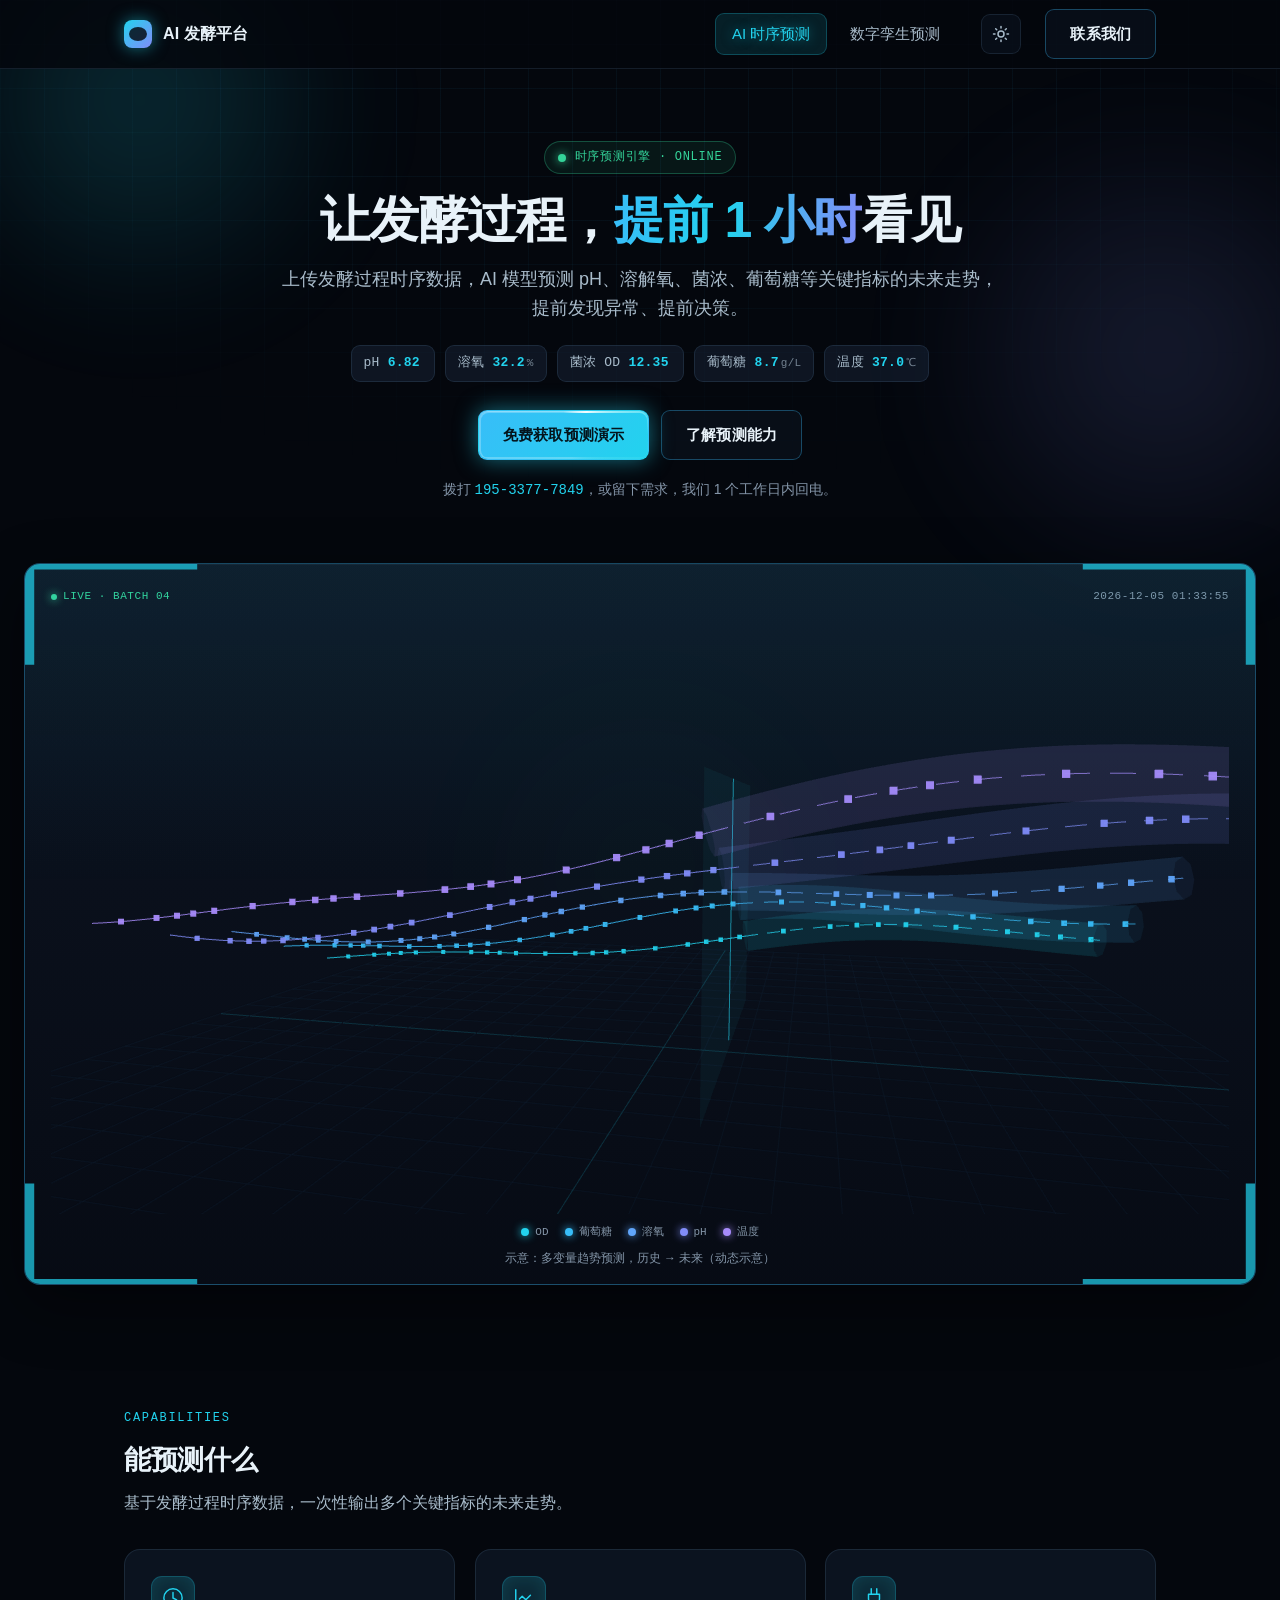
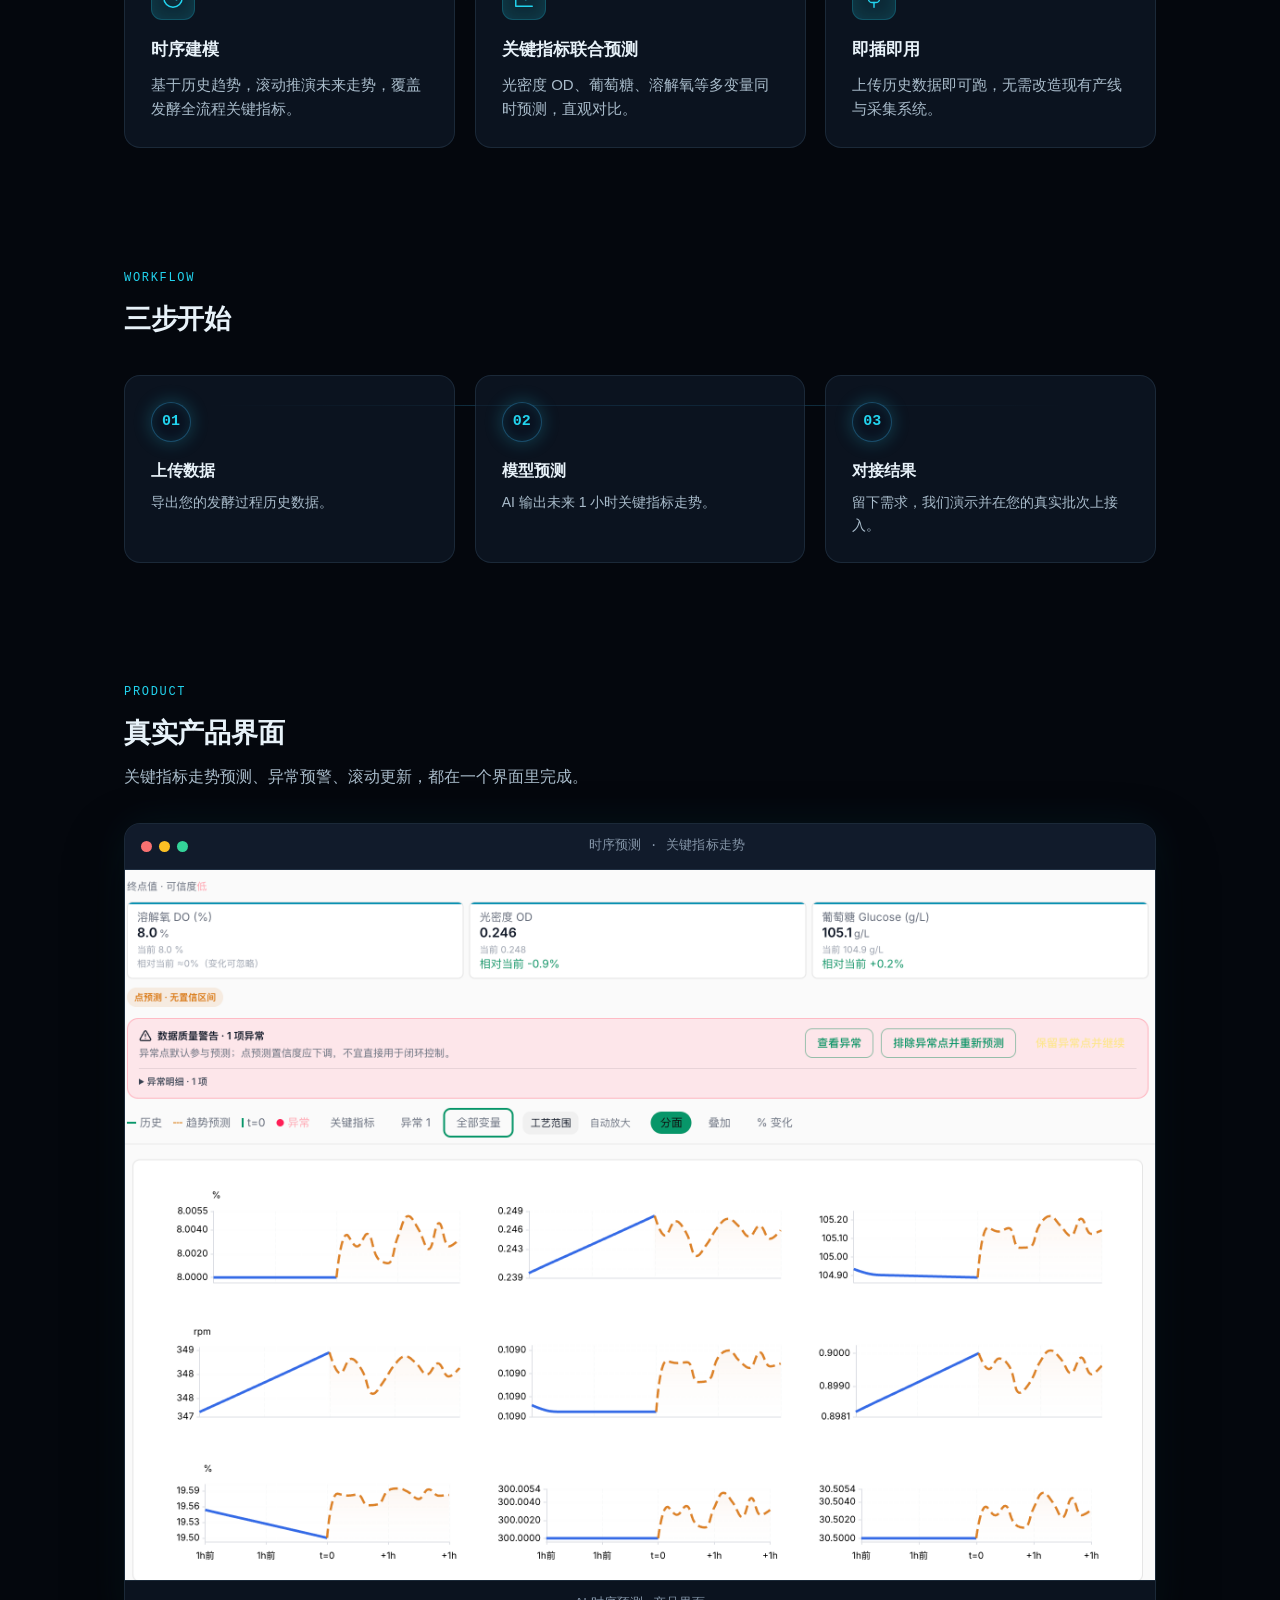
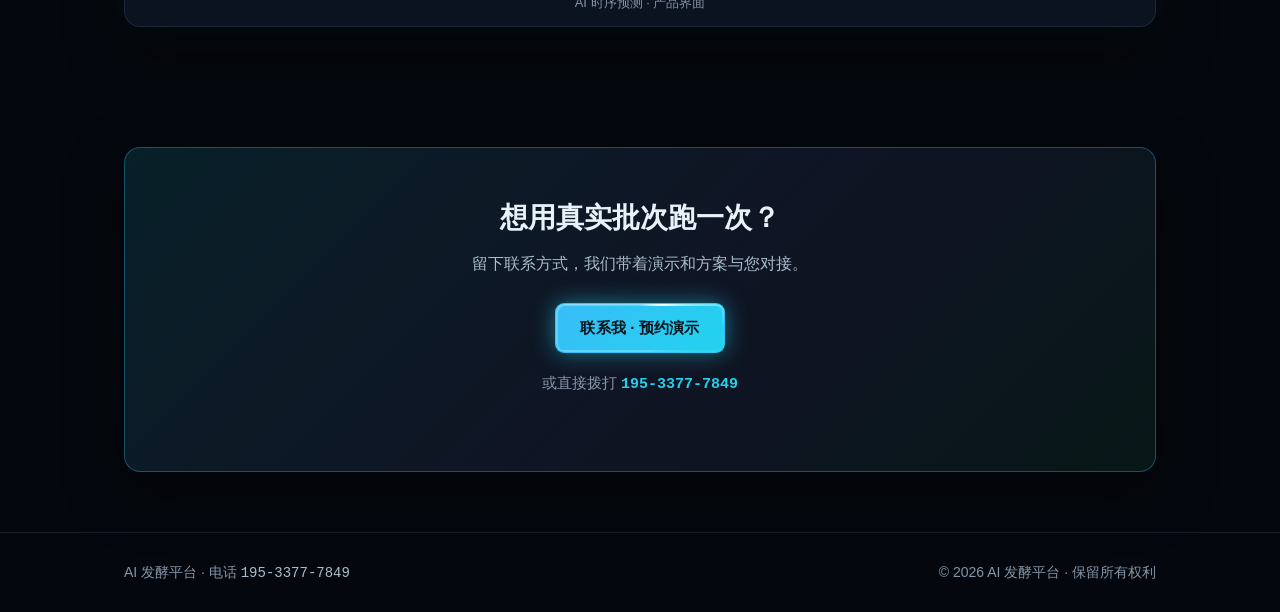
<file: index.html>
<!doctype html>
<html lang="zh-CN" data-theme="dark">
<head>
  <meta charset="utf-8" />
  <meta name="viewport" content="width=device-width, initial-scale=1" />
  <script>
    (function () {
      try {
        var t = localStorage.getItem("theme") || "dark";
        document.documentElement.setAttribute("data-theme", t);
      } catch (e) {}
    })();
  </script>
  <title>AI 时序预测 · AI 发酵平台</title>
  <meta name="description" content="AI 发酵平台 —— 数据驱动的发酵过程时序预测，提前 1 小时看见关键指标走势。" />
  <link rel="icon" type="image/png" sizes="32x32" href="favicon.png" />
  <link rel="icon" type="image/png" sizes="16x16" href="favicon-16.png" />
  <link rel="apple-touch-icon" href="apple-touch-icon.png" />
  <!-- 部署后请把 your-domain.com 替换为真实域名（og:image / og:url 需绝对地址才生效） -->
  <meta property="og:type" content="website" />
  <meta property="og:site_name" content="AI 发酵平台" />
  <meta property="og:title" content="AI 时序预测 · AI 发酵平台" />
  <meta property="og:description" content="数据驱动的发酵过程时序预测，提前看见关键指标走势。" />
  <meta property="og:image" content="https://your-domain.com/og-index.png" />
  <meta property="og:url" content="https://your-domain.com/index.html" />
  <meta name="twitter:card" content="summary_large_image" />
  <meta name="twitter:title" content="AI 时序预测 · AI 发酵平台" />
  <meta name="twitter:description" content="数据驱动的发酵过程时序预测，提前看见关键指标走势。" />
  <meta name="twitter:image" content="https://your-domain.com/og-index.png" />
  <link rel="stylesheet" href="styles.css" />
</head>
<body>
  <div class="bg" aria-hidden="true">
    <div class="bg-orb bg-orb-a"></div>
    <div class="bg-orb bg-orb-b"></div>
    <div class="bg-orb bg-orb-c"></div>
    <div class="bg-grid"></div>
    <div class="bg-scan"></div>
  </div>

  <header class="site-header">
    <div class="container header-inner">
      <a class="brand" href="index.html">
        <span class="brand-mark" aria-hidden="true"></span>
        <span class="js-brand">AI 发酵平台</span>
      </a>
      <nav class="site-nav" id="siteNav" aria-label="主导航">
        <a class="nav-link is-active" href="index.html" aria-current="page">AI 时序预测</a>
        <a class="nav-link" href="digital-twin.html">数字孪生预测</a>
      </nav>
      <button class="theme-toggle" type="button" aria-label="切换深浅色" title="切换深浅色">
        <svg class="icon-sun" viewBox="0 0 24 24" fill="none" stroke="currentColor" stroke-width="2" stroke-linecap="round"><circle cx="12" cy="12" r="4"/><path d="M12 2v2M12 20v2M4.9 4.9l1.4 1.4M17.7 17.7l1.4 1.4M2 12h2M20 12h2M4.9 19.1l1.4-1.4M17.7 6.3l1.4-1.4"/></svg>
        <svg class="icon-moon" viewBox="0 0 24 24" fill="none" stroke="currentColor" stroke-width="2" stroke-linecap="round" stroke-linejoin="round"><path d="M21 12.8A9 9 0 1 1 11.2 3 7 7 0 0 0 21 12.8z"/></svg>
      </button>
      <button class="btn btn-ghost js-open-contact" type="button">联系我们</button>
      <button class="nav-toggle" type="button" aria-label="打开菜单" aria-expanded="false" aria-controls="siteNav">
        <span></span><span></span><span></span>
      </button>
    </div>
  </header>

  <main>
    <!-- Hero -->
    <section class="hero">
      <div class="container hero-inner">
        <div class="hero-copy">
          <span class="status-pill"><span class="dot"></span>时序预测引擎 · ONLINE</span>
          <h1>让发酵过程，<span class="grad">提前 1 小时</span>看见</h1>
          <p class="hero-sub">
            上传发酵过程时序数据，AI 模型预测 pH、溶解氧、菌浓、葡萄糖等关键指标的未来走势，提前发现异常、提前决策。
          </p>

          <div class="readout" aria-label="关键指标">
            <span class="chip"><b>多变量</b> 联合预测</span>
            <span class="chip"><b>实时</b> 滚动更新</span>
            <span class="chip"><b>提前</b> 预警决策</span>
          </div>

          <div class="hero-actions">
            <button class="btn btn-primary js-open-contact" type="button">免费获取预测演示</button>
            <a class="btn btn-ghost" href="#features">了解预测能力</a>
          </div>
          <p class="hero-note">
            拨打 <a class="js-phone" href="#">电话</a>，或留下需求，我们 1 个工作日内回电。
          </p>
        </div>

        <figure class="hero-visual">
          <span class="card-scan" aria-hidden="true"></span>
          <svg class="hud" viewBox="0 0 100 100" preserveAspectRatio="none" aria-hidden="true">
            <g fill="none" stroke="currentColor" stroke-width="1.5" vector-effect="non-scaling-stroke">
              <path d="M0 14 V0 H14" />
              <path d="M86 0 H100 V14" />
              <path d="M100 86 V100 H86" />
              <path d="M14 100 H0 V86" />
            </g>
          </svg>

          <div class="chart-status">
            <span class="live">LIVE · BATCH 04</span>
            <span class="js-clock">--</span>
          </div>

          <div id="predict-canvas" class="viz-canvas"></div>
          <div class="legend" aria-label="关键指标图例">
            <span class="legend-item"><i style="--c:#22d3ee"></i>OD</span>
            <span class="legend-item"><i style="--c:#38bdf8"></i>葡萄糖</span>
            <span class="legend-item"><i style="--c:#60a5fa"></i>溶氧</span>
            <span class="legend-item"><i style="--c:#818cf8"></i>pH</span>
            <span class="legend-item"><i style="--c:#a78bfa"></i>温度</span>
          </div>
          <figcaption>示意：多变量趋势预测，历史 → 未来（动态示意）</figcaption>
        </figure>
      </div>
    </section>

    <!-- 能力 -->
    <section class="section" id="features">
      <div class="container">
        <div class="section-head">
          <p class="section-kicker">Capabilities</p>
          <h2 class="section-title">能预测什么</h2>
          <p class="section-sub">基于发酵过程时序数据，一次性输出多个关键指标的未来走势。</p>
        </div>
        <div class="cards">
          <article class="card">
            <div class="card-icon" aria-hidden="true"><svg viewBox="0 0 24 24" width="22" height="22" fill="none" stroke="currentColor" stroke-width="1.6" stroke-linecap="round" stroke-linejoin="round"><circle cx="12" cy="12" r="10"/><path d="M12 6v6l4 2"/></svg></div>
            <h3>时序建模</h3>
            <p>基于历史趋势，滚动推演未来走势，覆盖发酵全流程关键指标。</p>
          </article>
          <article class="card">
            <div class="card-icon" aria-hidden="true"><svg viewBox="0 0 24 24" width="22" height="22" fill="none" stroke="currentColor" stroke-width="1.6" stroke-linecap="round" stroke-linejoin="round"><path d="M3 3v18h18"/><path d="m19 9-5 5-4-4-3 3"/></svg></div>
            <h3>关键指标联合预测</h3>
            <p>光密度 OD、葡萄糖、溶解氧等多变量同时预测，直观对比。</p>
          </article>
          <article class="card">
            <div class="card-icon" aria-hidden="true"><svg viewBox="0 0 24 24" width="22" height="22" fill="none" stroke="currentColor" stroke-width="1.6" stroke-linecap="round" stroke-linejoin="round"><path d="M12 22v-5"/><path d="M9 8V2"/><path d="M15 8V2"/><path d="M18 8v5a4 4 0 0 1-4 4h-4a4 4 0 0 1-4-4V8Z"/></svg></div>
            <h3>即插即用</h3>
            <p>上传历史数据即可跑，无需改造现有产线与采集系统。</p>
          </article>
        </div>
      </div>
    </section>

    <!-- 流程 -->
    <section class="section">
      <div class="container">
        <div class="section-head">
          <p class="section-kicker">Workflow</p>
          <h2 class="section-title">三步开始</h2>
        </div>
        <ol class="steps">
          <li>
            <span class="step-num">01</span>
            <h3>上传数据</h3>
            <p>导出您的发酵过程历史数据。</p>
          </li>
          <li>
            <span class="step-num">02</span>
            <h3>模型预测</h3>
            <p>AI 输出未来 1 小时关键指标走势。</p>
          </li>
          <li>
            <span class="step-num">03</span>
            <h3>对接结果</h3>
            <p>留下需求，我们演示并在您的真实批次上接入。</p>
          </li>
        </ol>
      </div>
    </section>

    <!-- 产品界面 -->
    <section class="section" id="product">
      <div class="container">
        <div class="section-head">
          <p class="section-kicker">Product</p>
          <h2 class="section-title">真实产品界面</h2>
          <p class="section-sub">关键指标走势预测、异常预警、滚动更新，都在一个界面里完成。</p>
        </div>
        <figure class="product-shot">
          <div class="product-chrome" aria-hidden="true">
            <span class="dot"></span><span class="dot"></span><span class="dot"></span>
            <span class="chrome-url">时序预测 · 关键指标走势</span>
          </div>
          <img src="product-predict.png" alt="AI 时序预测产品界面" loading="lazy" />
          <figcaption>AI 时序预测 · 产品界面</figcaption>
        </figure>
      </div>
    </section>

    <!-- CTA -->
    <section class="cta">
      <div class="container">
        <div class="cta-panel">
          <h2>想用真实批次跑一次？</h2>
          <p>留下联系方式，我们带着演示和方案与您对接。</p>
          <button class="btn btn-primary js-open-contact" type="button">联系我 · 预约演示</button>
          <p class="phone-line">或直接拨打 <a class="js-phone" href="#">电话</a></p>
        </div>
      </div>
    </section>
  </main>

  <footer class="site-footer">
    <div class="container footer-inner">
      <div><span class="js-brand">AI 发酵平台</span> · 电话 <a class="js-phone" href="#">电话</a></div>
      <div>© 2026 <span class="js-brand">AI 发酵平台</span> · 保留所有权利</div>
    </div>
  </footer>

  <script src="vendor/three.min.js"></script>
  <script src="predict.js"></script>
  <script src="main.js"></script>
</body>
</html>
</file>
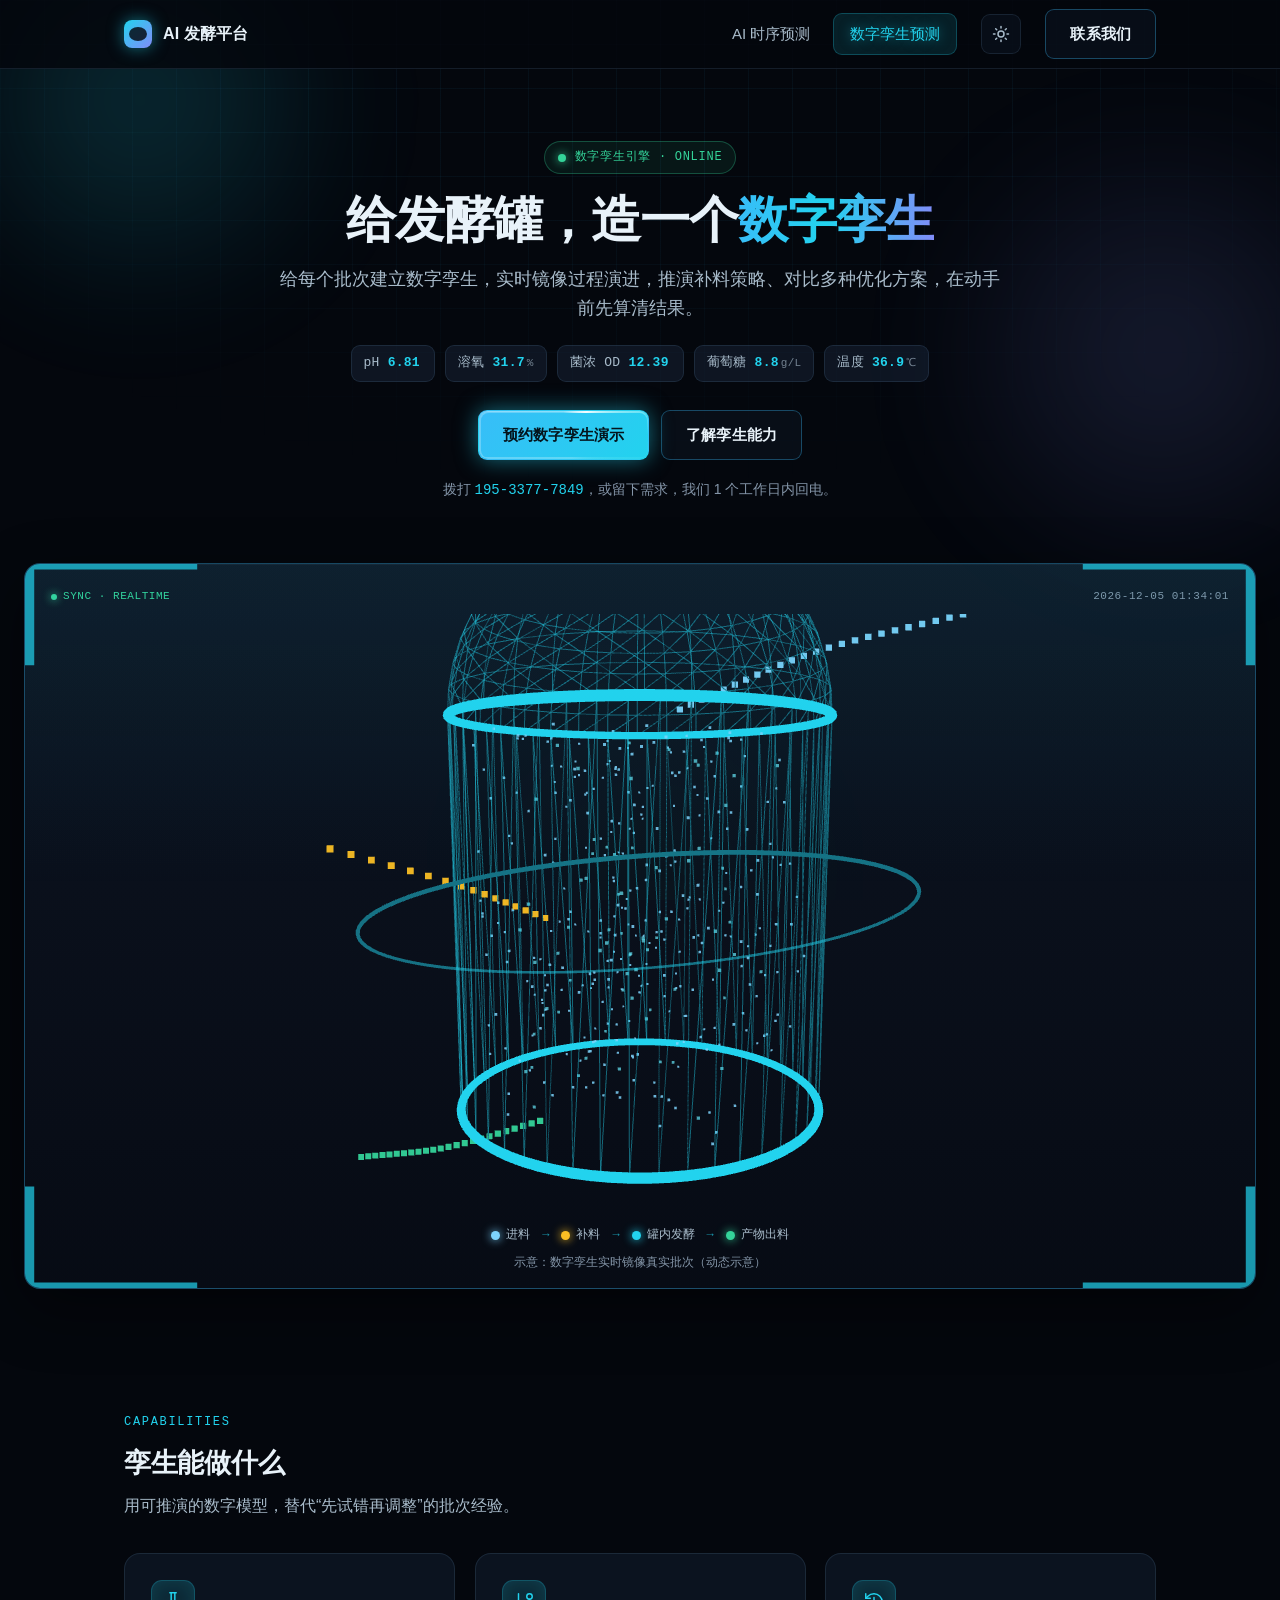
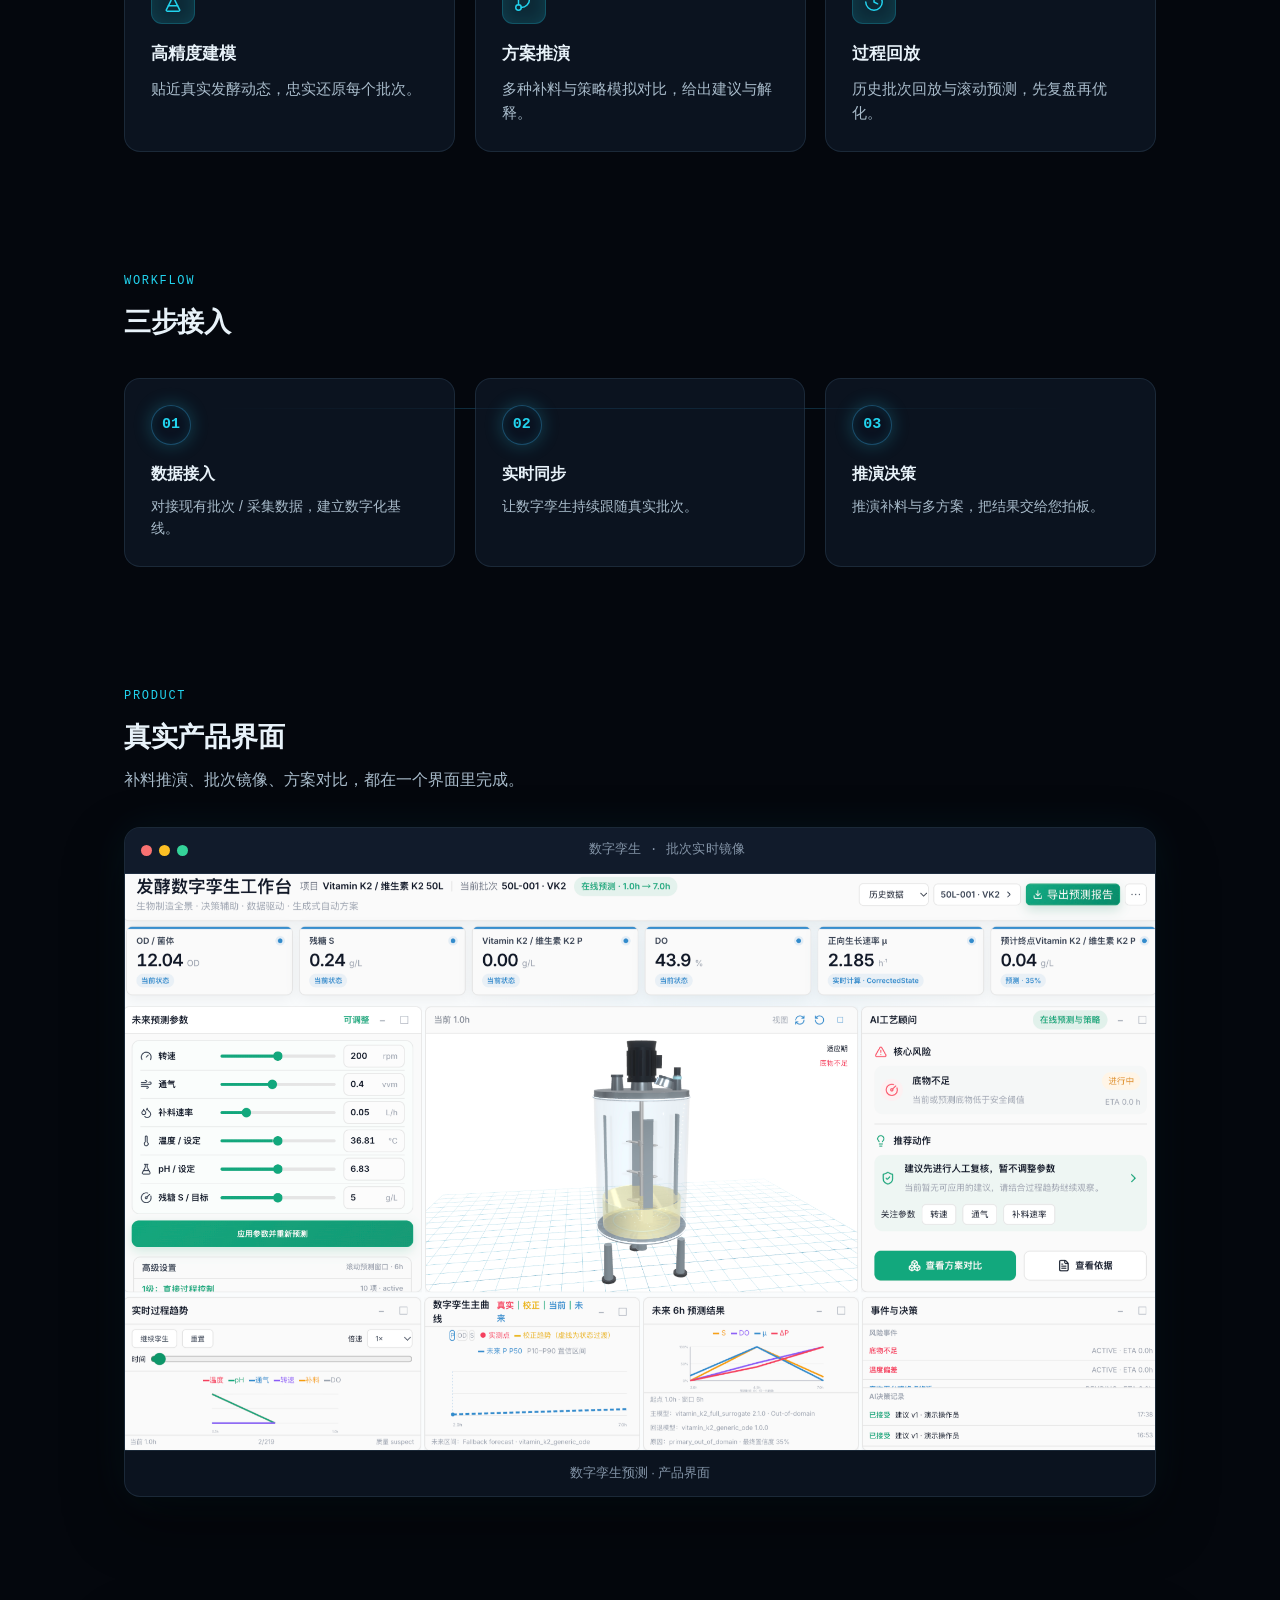
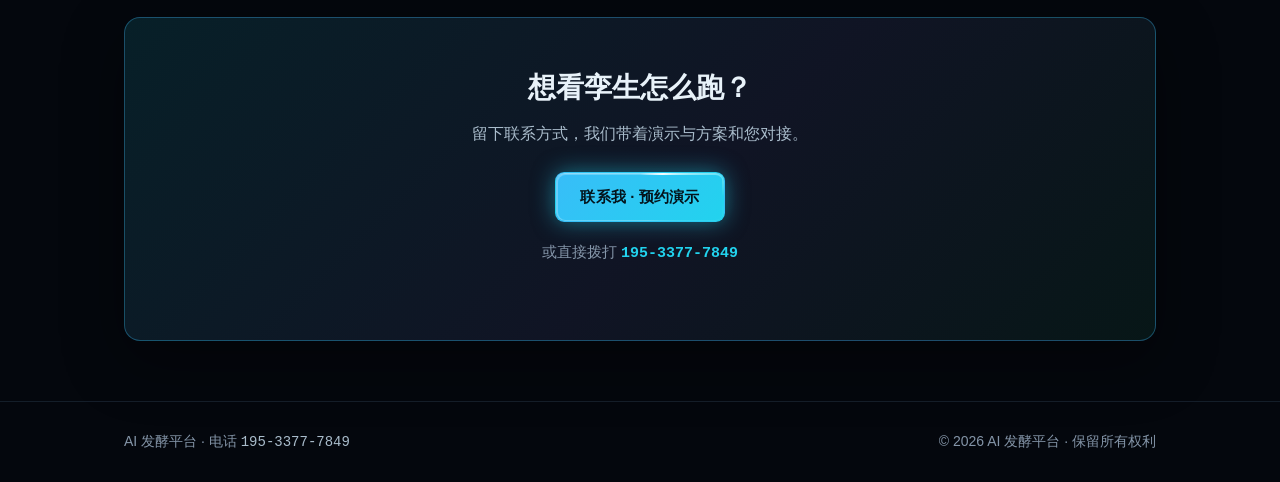
<file: digital-twin.html>
<!doctype html>
<html lang="zh-CN" data-theme="dark">
<head>
  <meta charset="utf-8" />
  <meta name="viewport" content="width=device-width, initial-scale=1" />
  <script>
    (function () {
      try {
        var t = localStorage.getItem("theme") || "dark";
        document.documentElement.setAttribute("data-theme", t);
      } catch (e) {}
    })();
  </script>
  <title>数字孪生预测 · AI 发酵平台</title>
  <meta name="description" content="AI 发酵平台 —— 发酵过程的数字孪生，实时镜像真实批次、推演补料与优化方案。" />
  <link rel="icon" type="image/png" sizes="32x32" href="favicon.png" />
  <link rel="icon" type="image/png" sizes="16x16" href="favicon-16.png" />
  <link rel="apple-touch-icon" href="apple-touch-icon.png" />
  <!-- 部署后请把 your-domain.com 替换为真实域名（og:image / og:url 需绝对地址才生效） -->
  <meta property="og:type" content="website" />
  <meta property="og:site_name" content="AI 发酵平台" />
  <meta property="og:title" content="数字孪生预测 · AI 发酵平台" />
  <meta property="og:description" content="发酵过程的数字孪生，实时镜像真实批次、推演补料与优化方案。" />
  <meta property="og:image" content="https://your-domain.com/og-twin.png" />
  <meta property="og:url" content="https://your-domain.com/digital-twin.html" />
  <meta name="twitter:card" content="summary_large_image" />
  <meta name="twitter:title" content="数字孪生预测 · AI 发酵平台" />
  <meta name="twitter:description" content="发酵过程的数字孪生，实时镜像真实批次、推演补料与优化方案。" />
  <meta name="twitter:image" content="https://your-domain.com/og-twin.png" />
  <link rel="stylesheet" href="styles.css" />
</head>
<body>
  <div class="bg" aria-hidden="true">
    <div class="bg-orb bg-orb-a"></div>
    <div class="bg-orb bg-orb-b"></div>
    <div class="bg-orb bg-orb-c"></div>
    <div class="bg-grid"></div>
    <div class="bg-scan"></div>
  </div>

  <header class="site-header">
    <div class="container header-inner">
      <a class="brand" href="index.html">
        <span class="brand-mark" aria-hidden="true"></span>
        <span class="js-brand">AI 发酵平台</span>
      </a>
      <nav class="site-nav" id="siteNav" aria-label="主导航">
        <a class="nav-link" href="index.html">AI 时序预测</a>
        <a class="nav-link is-active" href="digital-twin.html" aria-current="page">数字孪生预测</a>
      </nav>
      <button class="theme-toggle" type="button" aria-label="切换深浅色" title="切换深浅色">
        <svg class="icon-sun" viewBox="0 0 24 24" fill="none" stroke="currentColor" stroke-width="2" stroke-linecap="round"><circle cx="12" cy="12" r="4"/><path d="M12 2v2M12 20v2M4.9 4.9l1.4 1.4M17.7 17.7l1.4 1.4M2 12h2M20 12h2M4.9 19.1l1.4-1.4M17.7 6.3l1.4-1.4"/></svg>
        <svg class="icon-moon" viewBox="0 0 24 24" fill="none" stroke="currentColor" stroke-width="2" stroke-linecap="round" stroke-linejoin="round"><path d="M21 12.8A9 9 0 1 1 11.2 3 7 7 0 0 0 21 12.8z"/></svg>
      </button>
      <button class="btn btn-ghost js-open-contact" type="button">联系我们</button>
      <button class="nav-toggle" type="button" aria-label="打开菜单" aria-expanded="false" aria-controls="siteNav">
        <span></span><span></span><span></span>
      </button>
    </div>
  </header>

  <main>
    <!-- Hero -->
    <section class="hero">
      <div class="container hero-inner">
        <div class="hero-copy">
          <span class="status-pill"><span class="dot"></span>数字孪生引擎 · ONLINE</span>
          <h1>给发酵罐，造一个<span class="grad">数字孪生</span></h1>
          <p class="hero-sub">
            给每个批次建立数字孪生，实时镜像过程演进，推演补料策略、对比多种优化方案，在动手前先算清结果。
          </p>

          <div class="readout" aria-label="关键指标">
            <span class="chip"><b>高精度</b> 过程建模</span>
            <span class="chip"><b>实时</b> 批次镜像</span>
            <span class="chip"><b>多方案</b> 模拟推演</span>
          </div>

          <div class="hero-actions">
            <button class="btn btn-primary js-open-contact" type="button">预约数字孪生演示</button>
            <a class="btn btn-ghost" href="#features">了解孪生能力</a>
          </div>
          <p class="hero-note">
            拨打 <a class="js-phone" href="#">电话</a>，或留下需求，我们 1 个工作日内回电。
          </p>
        </div>

        <figure class="hero-visual">
          <span class="card-scan" aria-hidden="true"></span>
          <svg class="hud" viewBox="0 0 100 100" preserveAspectRatio="none" aria-hidden="true">
            <g fill="none" stroke="currentColor" stroke-width="1.5" vector-effect="non-scaling-stroke">
              <path d="M0 14 V0 H14" />
              <path d="M86 0 H100 V14" />
              <path d="M100 86 V100 H86" />
              <path d="M14 100 H0 V86" />
            </g>
          </svg>

          <div class="chart-status">
            <span class="live">SYNC · REALTIME</span>
            <span class="js-clock">--</span>
          </div>

          <div id="twin-canvas" class="twin-canvas"></div>
          <div class="process-flow" aria-label="发酵流程">
            <span class="pf-step"><i style="--c:#7dd3fc"></i>进料</span>
            <span class="pf-arrow">→</span>
            <span class="pf-step"><i style="--c:#fbbf24"></i>补料</span>
            <span class="pf-arrow">→</span>
            <span class="pf-step"><i style="--c:#22d3ee"></i>罐内发酵</span>
            <span class="pf-arrow">→</span>
            <span class="pf-step"><i style="--c:#34d399"></i>产物出料</span>
          </div>
          <figcaption>示意：数字孪生实时镜像真实批次（动态示意）</figcaption>
        </figure>
      </div>
    </section>

    <!-- 能力 -->
    <section class="section" id="features">
      <div class="container">
        <div class="section-head">
          <p class="section-kicker">Capabilities</p>
          <h2 class="section-title">孪生能做什么</h2>
          <p class="section-sub">用可推演的数字模型，替代“先试错再调整”的批次经验。</p>
        </div>
        <div class="cards">
          <article class="card">
            <div class="card-icon" aria-hidden="true"><svg viewBox="0 0 24 24" width="22" height="22" fill="none" stroke="currentColor" stroke-width="1.6" stroke-linecap="round" stroke-linejoin="round"><path d="M10 2v7.527a2 2 0 0 1-.211.896L4.72 20.55a1 1 0 0 0 .9 1.45h12.76a1 1 0 0 0 .9-1.45l-5.069-10.127A2 2 0 0 1 14 9.527V2"/><path d="M8.5 2h7"/><path d="M7 16h10"/></svg></div>
            <h3>高精度建模</h3>
            <p>贴近真实发酵动态，忠实还原每个批次。</p>
          </article>
          <article class="card">
            <div class="card-icon" aria-hidden="true"><svg viewBox="0 0 24 24" width="22" height="22" fill="none" stroke="currentColor" stroke-width="1.6" stroke-linecap="round" stroke-linejoin="round"><line x1="6" x2="6" y1="3" y2="15"/><circle cx="18" cy="6" r="3"/><circle cx="6" cy="18" r="3"/><path d="M18 9a9 9 0 0 1-9 9"/></svg></div>
            <h3>方案推演</h3>
            <p>多种补料与策略模拟对比，给出建议与解释。</p>
          </article>
          <article class="card">
            <div class="card-icon" aria-hidden="true"><svg viewBox="0 0 24 24" width="22" height="22" fill="none" stroke="currentColor" stroke-width="1.6" stroke-linecap="round" stroke-linejoin="round"><path d="M3 12a9 9 0 1 0 9-9 9.75 9.75 0 0 0-6.74 2.74L3 8"/><path d="M3 3v5h5"/><path d="M12 7v5l4 2"/></svg></div>
            <h3>过程回放</h3>
            <p>历史批次回放与滚动预测，先复盘再优化。</p>
          </article>
        </div>
      </div>
    </section>

    <!-- 流程 -->
    <section class="section">
      <div class="container">
        <div class="section-head">
          <p class="section-kicker">Workflow</p>
          <h2 class="section-title">三步接入</h2>
        </div>
        <ol class="steps">
          <li>
            <span class="step-num">01</span>
            <h3>数据接入</h3>
            <p>对接现有批次 / 采集数据，建立数字化基线。</p>
          </li>
          <li>
            <span class="step-num">02</span>
            <h3>实时同步</h3>
            <p>让数字孪生持续跟随真实批次。</p>
          </li>
          <li>
            <span class="step-num">03</span>
            <h3>推演决策</h3>
            <p>推演补料与多方案，把结果交给您拍板。</p>
          </li>
        </ol>
      </div>
    </section>

    <!-- 产品界面 -->
    <section class="section" id="product">
      <div class="container">
        <div class="section-head">
          <p class="section-kicker">Product</p>
          <h2 class="section-title">真实产品界面</h2>
          <p class="section-sub">补料推演、批次镜像、方案对比，都在一个界面里完成。</p>
        </div>
        <figure class="product-shot">
          <div class="product-chrome" aria-hidden="true">
            <span class="dot"></span><span class="dot"></span><span class="dot"></span>
            <span class="chrome-url">数字孪生 · 批次实时镜像</span>
          </div>
          <img src="product-twin.png" alt="数字孪生预测产品界面" loading="lazy" />
          <figcaption>数字孪生预测 · 产品界面</figcaption>
        </figure>
      </div>
    </section>

    <!-- CTA -->
    <section class="cta">
      <div class="container">
        <div class="cta-panel">
          <h2>想看孪生怎么跑？</h2>
          <p>留下联系方式，我们带着演示与方案和您对接。</p>
          <button class="btn btn-primary js-open-contact" type="button">联系我 · 预约演示</button>
          <p class="phone-line">或直接拨打 <a class="js-phone" href="#">电话</a></p>
        </div>
      </div>
    </section>
  </main>

  <footer class="site-footer">
    <div class="container footer-inner">
      <div><span class="js-brand">AI 发酵平台</span> · 电话 <a class="js-phone" href="#">电话</a></div>
      <div>© 2026 <span class="js-brand">AI 发酵平台</span> · 保留所有权利</div>
    </div>
  </footer>

  <script src="vendor/three.min.js"></script>
  <script src="twin.js"></script>
  <script src="main.js"></script>
</body>
</html>
</file>
<file: styles.css>
/* ==========================================================================
   AI 发酵平台 · 极简引流落地页（深色科技风 · 纯静态，无构建）
   品牌色 / 电话 / 留资接口统一在 main.js 顶部 CONTACT 对象配置，勿改本文件。
   ========================================================================== */

:root {
  --bg: #04070d;
  --bg-2: #0a1220;
  --surface: rgba(16, 26, 42, 0.66);
  --surface-2: rgba(24, 36, 56, 0.5);
  --line: rgba(120, 170, 210, 0.14);
  --line-strong: rgba(56, 189, 248, 0.34);

  --ink: #e8f2f9;
  --ink-2: #a9bccb;
  --ink-3: #8495a8;

  --accent: #22d3ee;       /* 主霓虹青 */
  --accent-2: #38bdf8;     /* 蓝 */
  --accent-3: #818cf8;     /* 紫 */
  --bio: #34d399;          /* 生物绿（状态/在线） */
  --good: #34d399;
  --danger: #f87171;
  --accent-soft: rgba(34, 211, 238, 0.12);
  --accent-glow: rgba(34, 211, 238, 0.5);

  --header-bg: rgba(4, 7, 13, 0.82);
  --visual-bg: linear-gradient(180deg, rgba(16, 26, 42, 0.72), rgba(8, 14, 24, 0.72));
  --modal-bg: linear-gradient(180deg, rgba(18, 30, 48, 0.94), rgba(10, 16, 28, 0.96));
  --input-bg: rgba(4, 7, 13, 0.5);
  --ghost-bg: rgba(16, 26, 42, 0.4);

  --radius: 16px;
  --radius-sm: 9px;
  --font: -apple-system, BlinkMacSystemFont, "Segoe UI", "PingFang SC",
    "Hiragino Sans GB", "Microsoft YaHei", "Helvetica Neue", Arial, sans-serif;
  --font-mono: ui-monospace, "SF Mono", "JetBrains Mono", "Fira Code", Menlo,
    Consolas, "Liberation Mono", monospace;
}

/* 浅色主题 */
[data-theme="light"] {
  --bg: #f4f8fc;
  --bg-2: #eaf1f7;
  --surface: rgba(255, 255, 255, 0.86);
  --surface-2: rgba(240, 247, 252, 0.75);
  --line: rgba(15, 42, 68, 0.12);
  --line-strong: rgba(14, 116, 144, 0.32);
  --ink: #122434;
  --ink-2: #45586b;
  --ink-3: #5b6b7c;
  --accent: #0b7492;
  --accent-2: #0891b2;
  --accent-3: #6366f1;
  --bio: #0f9d6e;
  --good: #0f9d6e;
  --danger: #dc2626;
  --accent-soft: rgba(14, 116, 144, 0.12);
  --accent-glow: rgba(14, 116, 144, 0.35);
  --header-bg: rgba(255, 255, 255, 0.85);
  --visual-bg: linear-gradient(180deg, rgba(255, 255, 255, 0.94), rgba(238, 246, 252, 0.94));
  --modal-bg: linear-gradient(180deg, rgba(255, 255, 255, 0.98), rgba(244, 249, 253, 0.98));
  --input-bg: #ffffff;
  --ghost-bg: rgba(255, 255, 255, 0.72);
}
[data-theme="light"] .bg-grid {
  background-image:
    linear-gradient(rgba(15, 42, 68, 0.05) 1px, transparent 1px),
    linear-gradient(90deg, rgba(15, 42, 68, 0.05) 1px, transparent 1px);
}
[data-theme="light"] .bg-orb { opacity: 0.22; }
[data-theme="light"] .hero-visual {
  box-shadow: 0 20px 50px rgba(15, 42, 68, 0.14), inset 0 1px 0 rgba(255, 255, 255, 0.7);
}
[data-theme="light"] .hero-visual svg text { fill: #52606d; }

* { box-sizing: border-box; }

html { scroll-behavior: smooth; background-color: var(--bg); }

body {
  margin: 0;
  font-family: var(--font);
  color: var(--ink);
  background: var(--bg);
  line-height: 1.6;
  -webkit-font-smoothing: antialiased;
  overflow-x: hidden;
}

::selection { background: rgba(34, 211, 238, 0.3); }

a { color: var(--accent); text-decoration: none; }
a:hover { text-decoration: underline; }

.container { max-width: 1080px; margin: 0 auto; padding: 0 24px; }

/* ==========================================================================
   背景层：光晕 + 网格 + 扫描线
   ========================================================================== */
.bg { position: fixed; inset: 0; z-index: 0; overflow: hidden; pointer-events: none; }

.bg-grid {
  position: absolute;
  inset: 0;
  background-image:
    linear-gradient(rgba(56, 189, 248, 0.05) 1px, transparent 1px),
    linear-gradient(90deg, rgba(56, 189, 248, 0.05) 1px, transparent 1px);
  background-size: 44px 44px;
  -webkit-mask-image: radial-gradient(ellipse 90% 70% at 50% 0%, #000 35%, transparent 78%);
  mask-image: radial-gradient(ellipse 90% 70% at 50% 0%, #000 35%, transparent 78%);
}

.bg-orb { position: absolute; border-radius: 50%; filter: blur(60px); opacity: 0.4; }
.bg-orb-a { width: 520px; height: 520px; left: -120px; top: -160px;
  background: radial-gradient(circle, rgba(34, 211, 238, 0.5), transparent 62%); animation: float 16s ease-in-out infinite; }
.bg-orb-b { width: 560px; height: 560px; right: -160px; top: 8%;
  background: radial-gradient(circle, rgba(129, 140, 248, 0.42), transparent 62%); animation: float 20s ease-in-out infinite reverse; }
.bg-orb-c { width: 420px; height: 420px; left: 34%; bottom: -180px;
  background: radial-gradient(circle, rgba(52, 211, 153, 0.26), transparent 62%); animation: float 24s ease-in-out infinite; }

@keyframes float {
  0%, 100% { transform: translateY(0) translateX(0); }
  50% { transform: translateY(36px) translateX(22px); }
}

/* 顶部扫描线 */
.bg-scan {
  position: absolute;
  left: 0; right: 0; top: -30%;
  height: 240px;
  background: linear-gradient(180deg, transparent, rgba(34, 211, 238, 0.06), transparent);
  animation: scan 9s linear infinite;
}
@keyframes scan {
  0% { transform: translateY(0); }
  100% { transform: translateY(140vh); }
}

/* 主内容置于背景之上 */
.site-header, main, .site-footer { position: relative; z-index: 1; }

/* ==========================================================================
   顶部导航
   ========================================================================== */
.site-header {
  position: sticky;
  top: 0;
  z-index: 20;
  background: var(--header-bg);
  border-bottom: 1px solid var(--line);
}

.header-inner { display: flex; align-items: center; gap: 24px; height: 68px; }

.brand { display: flex; align-items: center; gap: 11px; font-weight: 700; font-size: 16px; color: var(--ink); letter-spacing: 0.01em; }
.brand:hover { text-decoration: none; }

.brand-mark {
  width: 28px; height: 28px; border-radius: 8px; flex: none; position: relative;
  background: linear-gradient(135deg, var(--accent), var(--accent-3));
  box-shadow: 0 0 16px var(--accent-glow);
}
.brand-mark::after {
  content: ""; position: absolute; inset: 7px 5px; border-radius: 50%;
  background: rgba(4, 7, 13, 0.82);
}

.site-nav { display: flex; gap: 6px; margin-left: auto; }

.nav-link {
  padding: 8px 16px; border-radius: var(--radius-sm);
  color: var(--ink-2); font-size: 15px; font-weight: 500;
  border: 1px solid transparent;
}
.nav-link:hover { background: var(--surface-2); text-decoration: none; color: var(--ink); }
.nav-link.is-active {
  color: var(--accent); background: var(--accent-soft);
  border-color: rgba(34, 211, 238, 0.25);
  text-shadow: 0 0 12px var(--accent-glow);
}

.theme-toggle {
  width: 40px; height: 40px; border-radius: var(--radius-sm); flex: none;
  border: 1px solid var(--line); background: var(--ghost-bg); color: var(--ink-2);
  cursor: pointer; display: inline-flex; align-items: center; justify-content: center;
  transition: color 0.2s ease, border-color 0.2s ease;
}
.theme-toggle:hover { color: var(--accent); border-color: var(--line-strong); }
.theme-toggle svg { width: 18px; height: 18px; }
.theme-toggle .icon-sun, .theme-toggle .icon-moon { display: none; }
[data-theme="dark"] .theme-toggle .icon-sun { display: block; }
[data-theme="light"] .theme-toggle .icon-moon { display: block; }

.nav-toggle {
  display: none;
  width: 40px; height: 40px; border-radius: var(--radius-sm); flex: none;
  border: 1px solid var(--line); background: var(--ghost-bg); color: var(--ink-2);
  cursor: pointer; flex-direction: column; align-items: center; justify-content: center; gap: 5px;
  transition: color 0.2s ease, border-color 0.2s ease;
}
.nav-toggle:hover { color: var(--accent); border-color: var(--line-strong); }
.nav-toggle span { display: block; width: 18px; height: 2px; background: currentColor; border-radius: 2px; transition: transform 0.2s ease, opacity 0.2s ease; }
.nav-toggle.is-open span:nth-child(1) { transform: translateY(7px) rotate(45deg); }
.nav-toggle.is-open span:nth-child(2) { opacity: 0; }
.nav-toggle.is-open span:nth-child(3) { transform: translateY(-7px) rotate(-45deg); }

/* ==========================================================================
   按钮
   ========================================================================== */
.btn {
  display: inline-flex; align-items: center; justify-content: center; gap: 8px;
  padding: 12px 24px; border-radius: var(--radius-sm);
  border: 1px solid transparent; font: inherit; font-size: 15px; font-weight: 600;
  cursor: pointer; letter-spacing: 0.01em;
  transition: transform 0.05s ease, box-shadow 0.2s ease, background 0.2s ease,
    border-color 0.2s ease, color 0.2s ease;
}
.btn:active { transform: translateY(1px); }

.btn-primary {
  color: #04141c;
  background: linear-gradient(135deg, var(--accent-2), var(--accent));
  box-shadow: 0 0 22px var(--accent-glow), inset 0 1px 0 rgba(255, 255, 255, 0.25);
}
.btn-primary:hover { box-shadow: 0 0 34px var(--accent-glow), inset 0 1px 0 rgba(255, 255, 255, 0.25); }

.btn-ghost {
  color: var(--ink);
  background: var(--ghost-bg);
  border-color: var(--line-strong);
}
.btn-ghost:hover { border-color: var(--accent); box-shadow: 0 0 18px rgba(34, 211, 238, 0.22); }

.btn-block { width: 100%; }

/* ==========================================================================
   Hero
   ========================================================================== */
.hero { padding: 72px 0 48px; }
.hero .container { max-width: 1400px; }

.hero-inner { display: flex; flex-direction: column; gap: 46px; align-items: center; text-align: center; }

.status-pill {
  display: inline-flex; align-items: center; gap: 9px;
  padding: 6px 13px; border-radius: 999px;
  border: 1px solid rgba(52, 211, 153, 0.3);
  background: rgba(52, 211, 153, 0.08);
  font-family: var(--font-mono); font-size: 12px; letter-spacing: 0.06em;
  color: var(--bio);
}
.status-pill .dot {
  width: 8px; height: 8px; border-radius: 50%; background: var(--bio);
  box-shadow: 0 0 10px var(--bio); animation: pulse 2s ease-in-out infinite;
}
@keyframes pulse { 0%, 100% { opacity: 1; } 50% { opacity: 0.35; } }

.hero h1 {
  margin: 18px 0 16px; font-size: 50px; line-height: 1.14;
  letter-spacing: -0.02em; font-weight: 800; color: var(--ink);
}
.grad {
  background: linear-gradient(92deg, var(--accent-2), var(--accent) 45%, var(--accent-3));
  -webkit-background-clip: text; background-clip: text; color: transparent;
}

.hero-sub { margin: 0 auto 22px; font-size: 18px; color: var(--ink-2); max-width: 40em; }

/* 数据读条 */
.readout {
  display: flex; flex-wrap: wrap; gap: 10px; margin: 0 0 28px; justify-content: center;
}
.readout .chip {
  font-family: var(--font-mono); font-size: 13px; letter-spacing: 0.02em;
  color: var(--ink-2); padding: 7px 12px; border-radius: var(--radius-sm);
  border: 1px solid var(--line); background: var(--surface-2);
}
.readout .chip b { color: var(--accent); font-weight: 600; }

.hero-actions { display: flex; gap: 12px; flex-wrap: wrap; justify-content: center; }

.hero-note { margin: 18px 0 0; font-size: 14px; color: var(--ink-3); }
.hero-note a { font-family: var(--font-mono); }

/* 图表卡 */
.hero-visual {
  position: relative;
  background: var(--visual-bg);
  border: 1px solid var(--line-strong);
  border-radius: var(--radius);
  padding: 24px 26px 16px;
  box-shadow: 0 20px 60px rgba(0, 0, 0, 0.45), inset 0 1px 0 rgba(255, 255, 255, 0.04);
  overflow: hidden;
  width: 100%;
  max-width: none;
}
.hero-visual::before {
  content: ""; position: absolute; inset: 0;
  background: linear-gradient(180deg, rgba(34, 211, 238, 0.07), transparent 45%);
  pointer-events: none;
}

.chart-status {
  display: flex; justify-content: space-between; gap: 10px; flex-wrap: wrap;
  font-family: var(--font-mono); font-size: 11px; letter-spacing: 0.05em;
  color: var(--ink-3); margin-bottom: 8px;
}
.chart-status .live { color: var(--bio); display: inline-flex; align-items: center; gap: 6px; }
.chart-status .live::before { content: ""; width: 6px; height: 6px; border-radius: 50%; background: var(--bio); box-shadow: 0 0 8px var(--bio); }

.hero-visual svg { display: block; width: 100%; height: auto; }
.hero-visual svg text { font-family: var(--font-mono); }

.hero-visual figcaption { font-size: 12px; color: var(--ink-3); text-align: center; margin-top: 8px; }

/* HUD 四角括号 */
.hud { position: absolute; inset: 0; pointer-events: none; color: var(--accent); opacity: 0.7; }
.hero-visual svg.hud { width: 100%; height: 100%; }
.twin-canvas, .viz-canvas { width: 100%; height: 600px; display: block; }

/* 图例 */
.legend { display: flex; flex-wrap: wrap; gap: 8px 16px; justify-content: center; margin-top: 10px; font-family: var(--font-mono); font-size: 11px; color: var(--ink-3); }
.legend-item { display: inline-flex; align-items: center; gap: 6px; }
.legend-item i { width: 8px; height: 8px; border-radius: 50%; background: var(--c, #22d3ee); box-shadow: 0 0 8px var(--c, #22d3ee); }

/* 发酵流程（进料 → 罐内发酵 → 出料） */
.process-flow { display: flex; align-items: center; justify-content: center; gap: 12px; flex-wrap: wrap; margin-top: 12px; font-family: var(--font-mono); font-size: 12px; color: var(--ink-2); }
.process-flow .pf-step { display: inline-flex; align-items: center; gap: 6px; }
.process-flow .pf-step i { width: 9px; height: 9px; border-radius: 50%; background: var(--c, #22d3ee); box-shadow: 0 0 10px var(--c, #22d3ee); }
.process-flow .pf-arrow { color: var(--accent); opacity: 0.7; }

/* 卡片扫描光带 */
.card-scan {
  position: absolute; left: 0; right: 0; top: -40%; height: 90px;
  background: linear-gradient(180deg, transparent, rgba(34, 211, 238, 0.05), transparent);
  animation: cardScan 7s linear infinite; pointer-events: none;
}
@keyframes cardScan { 0% { transform: translateY(0); } 100% { transform: translateY(340px); } }

/* ==========================================================================
   章节
   ========================================================================== */
.section { padding: 60px 0; }
.section-head { max-width: 40em; margin-bottom: 34px; }
.section-title { margin: 0 0 8px; font-size: 27px; font-weight: 800; letter-spacing: -0.01em; }
.section-sub { margin: 0; color: var(--ink-2); font-size: 16px; }

.section-kicker {
  font-family: var(--font-mono); font-size: 12px; letter-spacing: 0.14em;
  color: var(--accent); text-transform: uppercase; margin: 0 0 10px;
}

/* ---------- 能力卡片 ---------- */
.cards { display: grid; grid-template-columns: repeat(3, 1fr); gap: 20px; }

.card {
  position: relative;
  background: var(--surface);
  border: 1px solid var(--line);
  border-radius: var(--radius);
  padding: 26px;
  transition: transform 0.2s ease, border-color 0.2s ease, box-shadow 0.2s ease;
}
.card::before {
  content: ""; position: absolute; left: 26px; right: 26px; top: 0; height: 1px;
  background: linear-gradient(90deg, transparent, var(--accent), transparent);
  opacity: 0; transition: opacity 0.2s ease;
}
.card:hover { transform: translateY(-4px); border-color: var(--line-strong); box-shadow: 0 16px 40px rgba(0, 0, 0, 0.4), 0 0 30px rgba(34, 211, 238, 0.08); }
.card:hover::before { opacity: 1; }

.card h3 { margin: 0 0 10px; font-size: 17px; font-weight: 700; }
.card p { margin: 0; color: var(--ink-2); font-size: 15px; }

.card-icon {
  width: 44px; height: 44px; border-radius: 11px; flex: none;
  display: flex; align-items: center; justify-content: center;
  font-size: 19px; margin-bottom: 16px;
  color: var(--accent); background: var(--accent-soft);
  border: 1px solid rgba(34, 211, 238, 0.25);
  box-shadow: 0 0 16px rgba(34, 211, 238, 0.12) inset;
}

/* ---------- 步骤 ---------- */
.steps { list-style: none; margin: 0; padding: 0; display: grid; grid-template-columns: repeat(3, 1fr); gap: 20px; position: relative; }
.steps::before {
  content: ""; position: absolute; left: 8%; right: 8%; top: 30px; height: 1px;
  background: linear-gradient(90deg, transparent, var(--line-strong), transparent);
}
.steps li {
  position: relative; background: var(--surface); border: 1px solid var(--line);
  border-radius: var(--radius); padding: 26px;
}
.step-num {
  display: inline-flex; align-items: center; justify-content: center;
  width: 40px; height: 40px; border-radius: 50%;
  font-family: var(--font-mono); font-weight: 700; font-size: 15px;
  color: var(--accent); background: var(--bg-2);
  border: 1px solid var(--line-strong);
  box-shadow: 0 0 18px rgba(34, 211, 238, 0.25), inset 0 0 12px rgba(34, 211, 238, 0.12);
  margin-bottom: 16px;
}
.steps h3 { margin: 0 0 8px; font-size: 16px; }
.steps p { margin: 0; color: var(--ink-2); font-size: 14px; }

/* ---------- 产品界面 ---------- */
.product-shot {
  margin: 0; border: 1px solid var(--line);
  border-radius: var(--radius); overflow: hidden;
  background: var(--surface);
  box-shadow: 0 24px 60px rgba(0, 0, 0, 0.45), 0 0 44px rgba(34, 211, 238, 0.07);
}
.product-chrome {
  display: flex; align-items: center; gap: 7px;
  padding: 12px 16px; border-bottom: 1px solid var(--line);
  background: var(--surface-2);
}
.product-chrome .dot { width: 11px; height: 11px; border-radius: 50%; flex: none; }
.product-chrome .dot:nth-child(1) { background: #f87171; }
.product-chrome .dot:nth-child(2) { background: #fbbf24; }
.product-chrome .dot:nth-child(3) { background: #34d399; }
.chrome-url {
  flex: 1; text-align: center; font-size: 13px; color: var(--ink-3);
  font-family: var(--font-mono); letter-spacing: 0.02em;
}
.product-shot img { display: block; width: 100%; height: auto; background: var(--bg-2); }
.product-shot figcaption {
  padding: 12px 16px; font-size: 13px; color: var(--ink-3);
  border-top: 1px solid var(--line); text-align: center;
}

/* ==========================================================================
   CTA
   ========================================================================== */
.cta { padding: 60px 0; }
.cta-panel {
  position: relative; overflow: hidden; text-align: center;
  padding: 48px 32px; border-radius: var(--radius);
  border: 1px solid var(--line-strong);
  background: linear-gradient(135deg, rgba(34, 211, 238, 0.12), rgba(129, 140, 248, 0.1) 55%, rgba(52, 211, 153, 0.08));
  box-shadow: 0 20px 60px rgba(0, 0, 0, 0.4);
}
.cta-panel h2 { margin: 0 0 10px; font-size: 28px; font-weight: 800; }
.cta-panel p { margin: 0 auto 26px; color: var(--ink-2); font-size: 16px; max-width: 30em; }
.cta-panel .phone-line { margin-top: 18px; font-size: 15px; color: var(--ink-3); }
.cta-panel .phone-line a { font-family: var(--font-mono); color: var(--accent); font-weight: 600; }

/* ==========================================================================
   页脚
   ========================================================================== */
.site-footer { border-top: 1px solid var(--line); padding: 28px 0; color: var(--ink-3); font-size: 14px; }
.footer-inner { display: flex; justify-content: space-between; gap: 16px; flex-wrap: wrap; }
.footer-inner a { color: var(--ink-2); font-family: var(--font-mono); }
.footer-inner a:hover { color: var(--accent); }

/* ==========================================================================
   弹窗
   ========================================================================== */
.modal-backdrop {
  position: fixed; inset: 0; z-index: 50;
  background: rgba(2, 4, 8, 0.66);
  backdrop-filter: blur(6px);
  display: flex; align-items: center; justify-content: center;
  padding: 24px; opacity: 0; pointer-events: none;
  transition: opacity 0.18s ease;
}
.modal-backdrop.is-open { opacity: 1; pointer-events: auto; }

.modal {
  background: var(--modal-bg);
  border: 1px solid var(--line-strong);
  border-radius: var(--radius);
  box-shadow: 0 30px 80px rgba(0, 0, 0, 0.6), 0 0 40px rgba(34, 211, 238, 0.08);
  width: 100%; max-width: 440px; padding: 30px; position: relative;
  max-height: calc(100vh - 48px); overflow-y: auto;
  transform: translateY(8px); transition: transform 0.18s ease;
}
.modal-backdrop.is-open .modal { transform: translateY(0); }

.modal-close {
  position: absolute; top: 16px; right: 16px; width: 32px; height: 32px;
  border: 1px solid var(--line); border-radius: var(--radius-sm);
  background: var(--surface-2); color: var(--ink-2); font-size: 20px; line-height: 1;
  cursor: pointer;
}
.modal-close:hover { color: var(--ink); border-color: var(--line-strong); }

.modal h2 { margin: 0 0 6px; font-size: 22px; font-weight: 800; }
.modal-sub { margin: 0 0 18px; color: var(--ink-2); font-size: 14px; }

.phone-card {
  display: flex; align-items: center; gap: 12px; flex-wrap: wrap;
  background: var(--accent-soft); border: 1px solid rgba(34, 211, 238, 0.3);
  border-radius: var(--radius-sm); padding: 14px 16px; margin-bottom: 20px;
  box-shadow: 0 0 24px rgba(34, 211, 238, 0.08) inset;
}
.phone-card .phone-label { font-size: 13px; color: var(--ink-2); width: 100%; margin: 0; }
.phone-number { font-family: var(--font-mono); font-size: 23px; font-weight: 700; color: var(--accent); letter-spacing: 0.01em; text-shadow: 0 0 14px var(--accent-glow); }
.phone-number:hover { text-decoration: none; }
.phone-card .btn-copy { padding: 8px 14px; font-size: 13px; margin-left: auto; }

.lead-form { display: flex; flex-direction: column; gap: 14px; }
.lead-form label { display: flex; flex-direction: column; gap: 6px; font-size: 13px; font-weight: 600; color: var(--ink-2); }
.lead-form input, .lead-form textarea {
  font: inherit; font-weight: 400; color: var(--ink);
  padding: 11px 12px; border: 1px solid var(--line); border-radius: var(--radius-sm);
  background: var(--input-bg); width: 100%;
}
.lead-form input::placeholder, .lead-form textarea::placeholder { color: var(--ink-3); }
.lead-form input:focus, .lead-form textarea:focus {
  outline: none; border-color: var(--accent);
  box-shadow: 0 0 0 3px var(--accent-soft), 0 0 14px rgba(34, 211, 238, 0.12);
}

.form-success {
  display: none; background: rgba(52, 211, 153, 0.1);
  border: 1px solid rgba(52, 211, 153, 0.35); border-radius: var(--radius-sm);
  padding: 16px; color: var(--good); font-size: 14px; margin-top: 4px;
}
.form-success.is-visible { display: block; }
.form-success a { color: var(--good); font-weight: 700; font-family: var(--font-mono); }

.form-error { color: var(--danger); font-size: 13px; margin: 0; min-height: 1em; }

/* 蜜罐字段：移出可视区，正常用户看不到 */
.hp-field { position: absolute !important; left: -9999px !important; top: -9999px !important; width: 1px; height: 1px; opacity: 0; }

/* 留资未开放提示 */
.form-disabled-note {
  margin: 0 0 18px; padding: 14px 16px;
  background: var(--accent-soft); border: 1px solid rgba(34, 211, 238, 0.3);
  border-radius: var(--radius-sm); color: var(--ink-2); font-size: 14px; line-height: 1.6;
}
.form-disabled-note a { color: var(--accent); font-weight: 700; font-family: var(--font-mono); }
.lead-form input:disabled, .lead-form textarea:disabled {
  opacity: 0.55; cursor: not-allowed; background: var(--surface-2);
}
.modal-legal { margin: 14px 0 0; font-size: 12px; color: var(--ink-3); }

/* ==========================================================================
   炫酷动效：光标光斑 / 按钮流光 / 滚动入场 / 打字光标
   ========================================================================== */

/* 鼠标光斑跟随（由 JS 在精细指针设备上创建） */
.cursor-glow {
  position: fixed;
  left: -240px;
  top: -240px;
  width: 480px;
  height: 480px;
  z-index: 2;
  border-radius: 50%;
  pointer-events: none;
  background: radial-gradient(circle, rgba(34, 211, 238, 0.16), rgba(56, 189, 248, 0.06) 42%, transparent 70%);
  mix-blend-mode: screen;
  will-change: transform;
}
[data-theme="light"] .cursor-glow { mix-blend-mode: normal; opacity: 0.55; }

/* 主 CTA 按钮旋转流光描边 */
@property --angle { syntax: '<angle>'; inherits: false; initial-value: 0deg; }

.btn-primary { position: relative; z-index: 0; }
.btn-primary::before {
  content: "";
  position: absolute;
  inset: 0;
  border-radius: inherit;
  padding: 1.5px;
  background: conic-gradient(from var(--angle, 0deg),
    rgba(255, 255, 255, 0.25) 0deg,
    rgba(255, 255, 255, 0.95) 45deg,
    var(--accent) 90deg,
    rgba(255, 255, 255, 0.25) 160deg,
    rgba(255, 255, 255, 0.25) 360deg);
  -webkit-mask: linear-gradient(#000 0 0) content-box, linear-gradient(#000 0 0);
  -webkit-mask-composite: xor;
          mask: linear-gradient(#000 0 0) content-box, linear-gradient(#000 0 0);
          mask-composite: exclude;
  animation: border-rotate 3.5s linear infinite;
  z-index: -1;
  pointer-events: none;
}
@keyframes border-rotate { to { --angle: 360deg; } }

/* 3D 倾斜与视差：提升为独立图层，位移更顺滑 */
.hero-visual, .card { will-change: transform; }

/* 滚动入场动画 */
.reveal { opacity: 0; }
.reveal.is-visible {
  opacity: 1;
  animation: reveal-up 0.6s cubic-bezier(0.22, 1, 0.36, 1) backwards;
  animation-delay: var(--reveal-delay, 0ms);
}
@keyframes reveal-up {
  from { opacity: 0; transform: translateY(24px); }
}

/* 实时遥测单位 */
.readout .chip .t-unit { opacity: 0.65; font-size: 11px; margin-left: 2px; }

/* 打字机光标 */
.caret {
  display: inline-block;
  width: 2px;
  height: 0.92em;
  margin-left: 2px;
  vertical-align: -0.08em;
  background: var(--accent);
  animation: caret-blink 0.9s steps(2, start) infinite;
}
@keyframes caret-blink { 50% { opacity: 0; } }

/* ==========================================================================
   响应式
   ========================================================================== */
@media (max-width: 880px) {
  .hero { padding: 40px 0 20px; }
  .hero h1 { font-size: 34px; }
  .cards, .steps { grid-template-columns: 1fr; }
  .steps::before { display: none; }
  .site-header .js-open-contact { display: none; }
  .nav-toggle { display: inline-flex; }
  .site-nav {
    position: absolute; top: 100%; left: 0; right: 0;
    display: none; flex-direction: column; gap: 4px;
    background: var(--header-bg);
    border-bottom: 1px solid var(--line);
    padding: 10px 24px 16px;
  }
  .site-nav.is-open { display: flex; }
  .nav-link { padding: 12px 14px; }
  .twin-canvas, .viz-canvas { height: 400px; }
}

@media (prefers-reduced-motion: reduce) {
  html { scroll-behavior: auto; }
  .bg-orb, .bg-scan, .card-scan, .status-pill .dot, .btn-primary::before, .caret { animation: none !important; }
  .modal-backdrop, .modal { transition: none; }
  .reveal { opacity: 1 !important; }
  .cursor-glow { display: none; }
}
</file>
